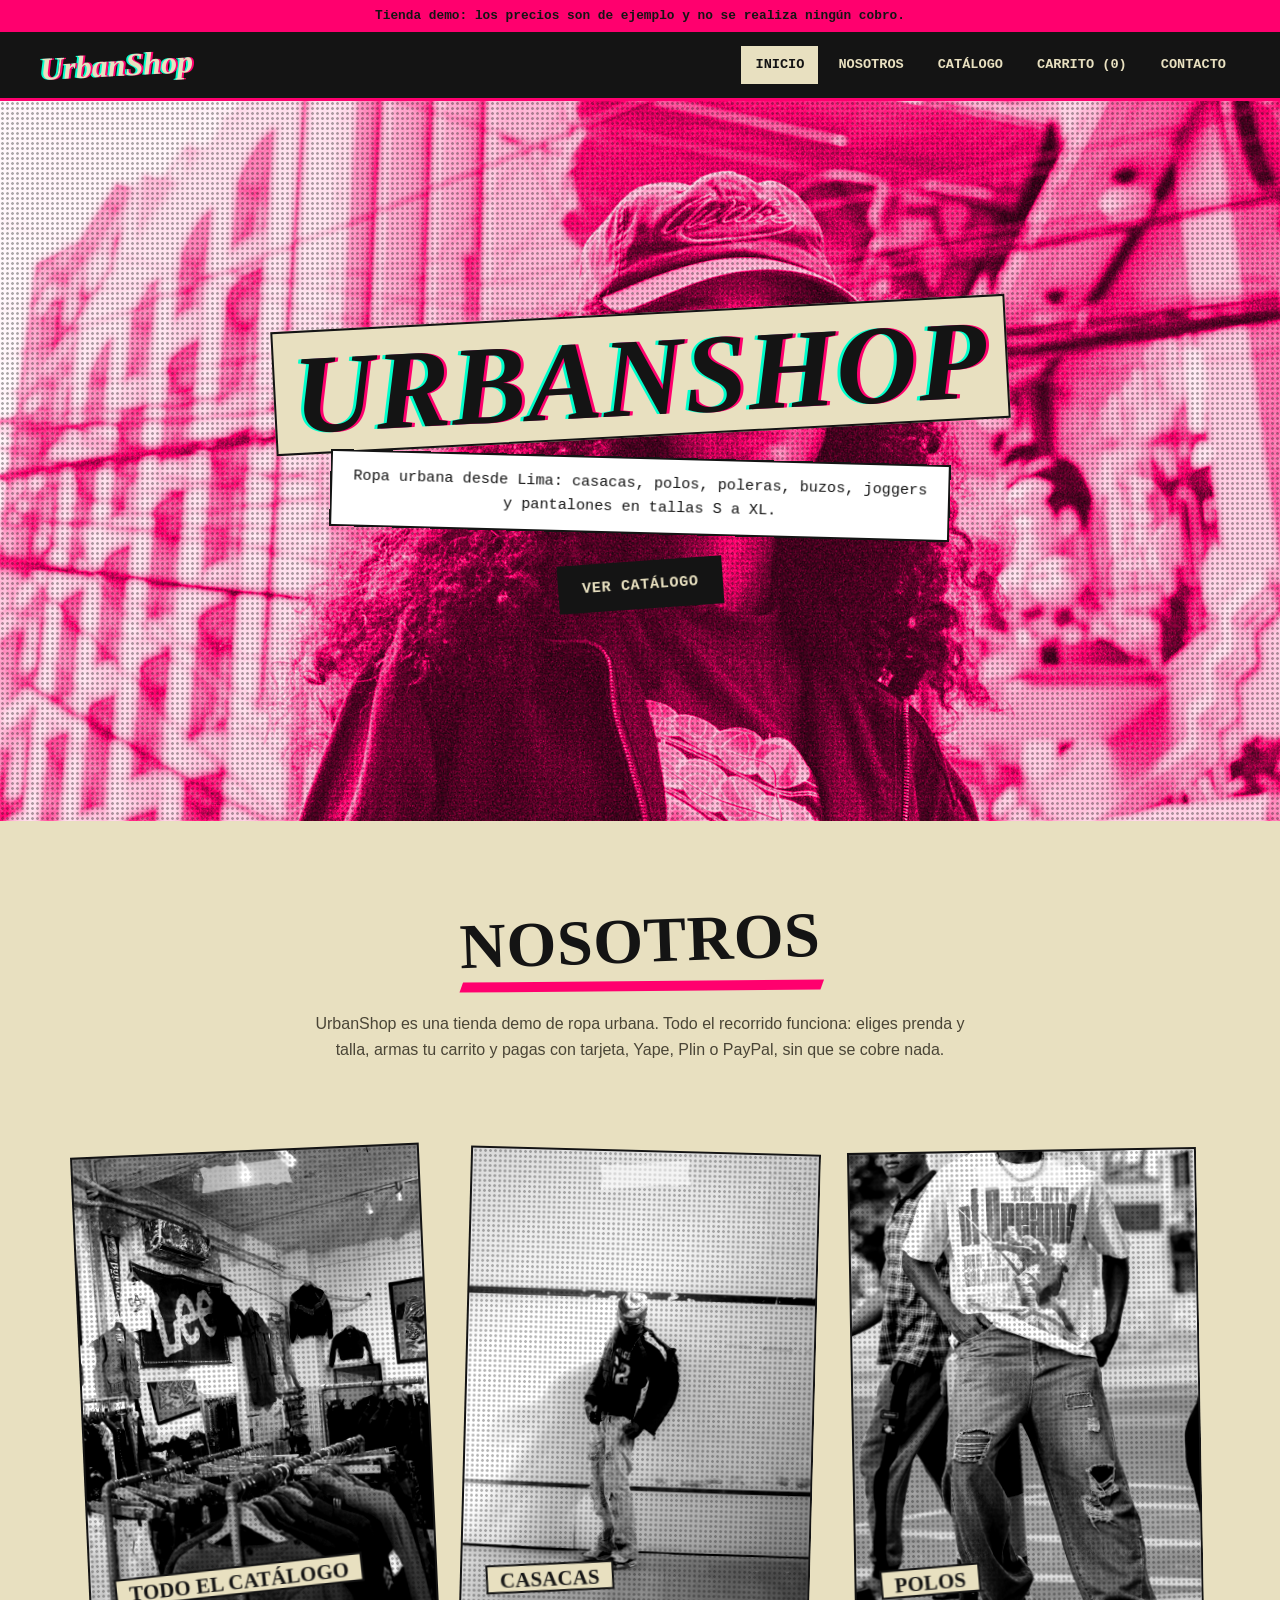
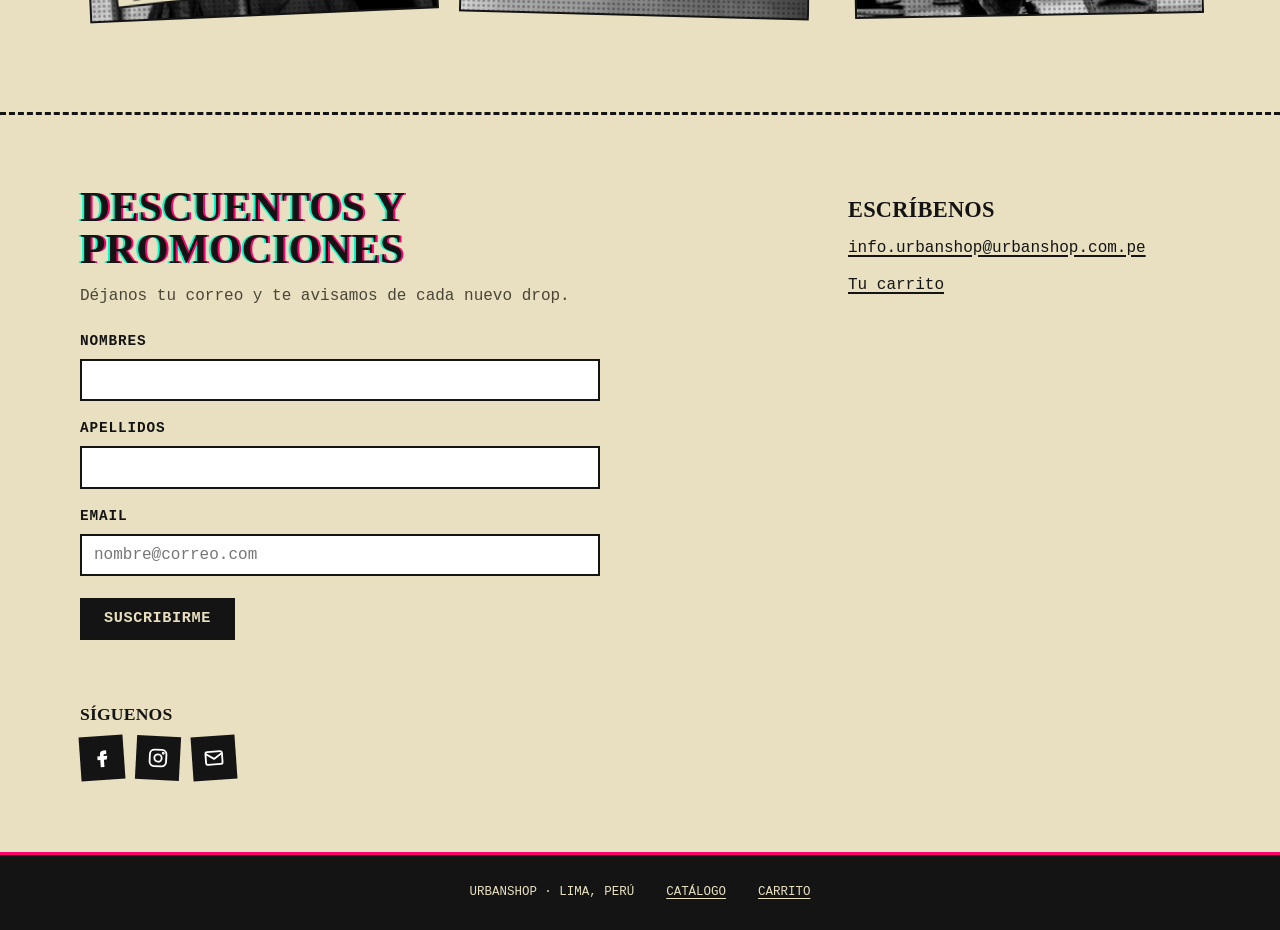
<file: index.html>
<!DOCTYPE html>
<html lang="es" dir="ltr">
  <head>
    <meta charset="utf-8">
    <meta name="viewport" content="width=device-width, initial-scale=1.0">
    <link rel="stylesheet" href="css/animation.css">
    <link rel="stylesheet" href="css/normalize.css">
    <link rel="stylesheet" href="css/mobile.css">
    <link rel="stylesheet" href="css/styles.css">
    <link rel="stylesheet" href="css/shop.css">
    <script src="js/store.js" defer></script>
    <title>UrbanShop — ropa urbana en Lima</title>
  </head>
  <body>
    <p class="demo-note">Tienda demo: los precios son de ejemplo y no se realiza ningún cobro.</p>
    <!--Aqui va el navbar-->
    <nav class="fadeInDown">
      <a href="index.html" class="logo">UrbanShop</a>
        <ul>
          <li><a href="index.html" class="option" aria-current="page">Inicio</a></li>
          <li><a href="#nosotros" class="option">Nosotros</a></li>
          <li><a href="catalog.html" class="option">Catálogo</a></li>
          <li><a href="venta.html" class="option">Carrito (<span data-cart-count>0</span>)</a></li>
          <li><a href="#contacto" class="option">Contacto</a></li>
        </ul>
    </nav>
    <main>
      <!--Aqui va el banner-->
      <section class="container-banner fadeIn">
        <article class="banner">
          <h1>UrbanShop</h1>
          <p>Ropa urbana desde Lima: casacas, polos, poleras, buzos, joggers y pantalones en tallas S a XL.</p>
          <a class="button" href="catalog.html">Ver catálogo</a>
        </article>
      </section>
      <!--Aqui va el contenido-->
      <section class="container-about" id="nosotros">
        <article class="about">
          <h2>Nosotros</h2>
          <p>UrbanShop es una tienda demo de ropa urbana. Todo el recorrido funciona: eliges prenda y talla, armas tu carrito y pagas con tarjeta, Yape, Plin o PayPal, sin que se cobre nada.</p>
        </article>
      </section>
      <!--Catalogo: accesos directos a categorías-->
      <section class="container-catalog" aria-label="Categorías destacadas">
        <a class="catalog fadeInUp" href="catalog.html">
          <img src="img/shop.jpg" alt="Percheros con ropa en una tienda" width="900" height="1200" loading="lazy">
          <h3>Todo el catálogo</h3>
        </a>
        <a class="catalog fadeInUp" href="catalog.html?categoria=Casacas">
          <img src="img/foto6.jpg" alt="Casaca acolchada roja con paneles negros" width="750" height="1000" loading="lazy">
          <h3>Casacas</h3>
        </a>
        <a class="catalog fadeInUp" href="catalog.html?categoria=Polos">
          <img src="img/foto2.jpg" alt="Polo crema con estampado gráfico rojo y celeste" width="750" height="1000" loading="lazy">
          <h3>Polos</h3>
        </a>
      </section>
      <!--Aqui va el formulario-->
      <section class="container-contact" id="contacto">
        <div class="contact-form">
          <form class="form newsletter-form">
            <h2>Descuentos y promociones</h2>
            <p class="form-sub">Déjanos tu correo y te avisamos de cada nuevo drop.</p>
            <label for="name">Nombres</label>
            <input type="text" id="name" name="name" autocomplete="given-name" required>
            <label for="lastname">Apellidos</label>
            <input type="text" id="lastname" name="lastname" autocomplete="family-name" required>
            <label for="email">Email</label>
            <input type="email" id="email" name="email" autocomplete="email" spellcheck="false" placeholder="nombre@correo.com" required>
            <button type="submit">Suscribirme</button>
            <p class="form-status" role="status" aria-live="polite"></p>
          </form>
          <div class="contact-social">
            <h3>Síguenos</h3>
            <a href="https://www.facebook.com/erkkigautier" class="social-facebook" aria-label="Facebook"></a>
            <a href="https://www.instagram.com/erkkigautier/" class="social-instagram" aria-label="Instagram"></a>
            <a href="mailto:info.urbanshop@urbanshop.com.pe" class="social-gmail" aria-label="Email"></a>
          </div>
        </div>
        <div class="contact-link1">
          <h3>Escríbenos</h3>
          <ul>
            <li><a href="mailto:info.urbanshop@urbanshop.com.pe">info.urbanshop@urbanshop.com.pe</a></li>
            <li><a href="venta.html">Tu carrito</a></li>
          </ul>
        </div>
      </section>
    </main>

    <!--Aqui va el pie de Pagina-->
    <footer>
      <div class="footer">
        <p>UrbanShop · Lima, Perú</p>
        <p><a href="catalog.html">Catálogo</a></p>
        <p><a href="venta.html">Carrito</a></p>
      </div>
    </footer>
  </body>
</html>
</file>
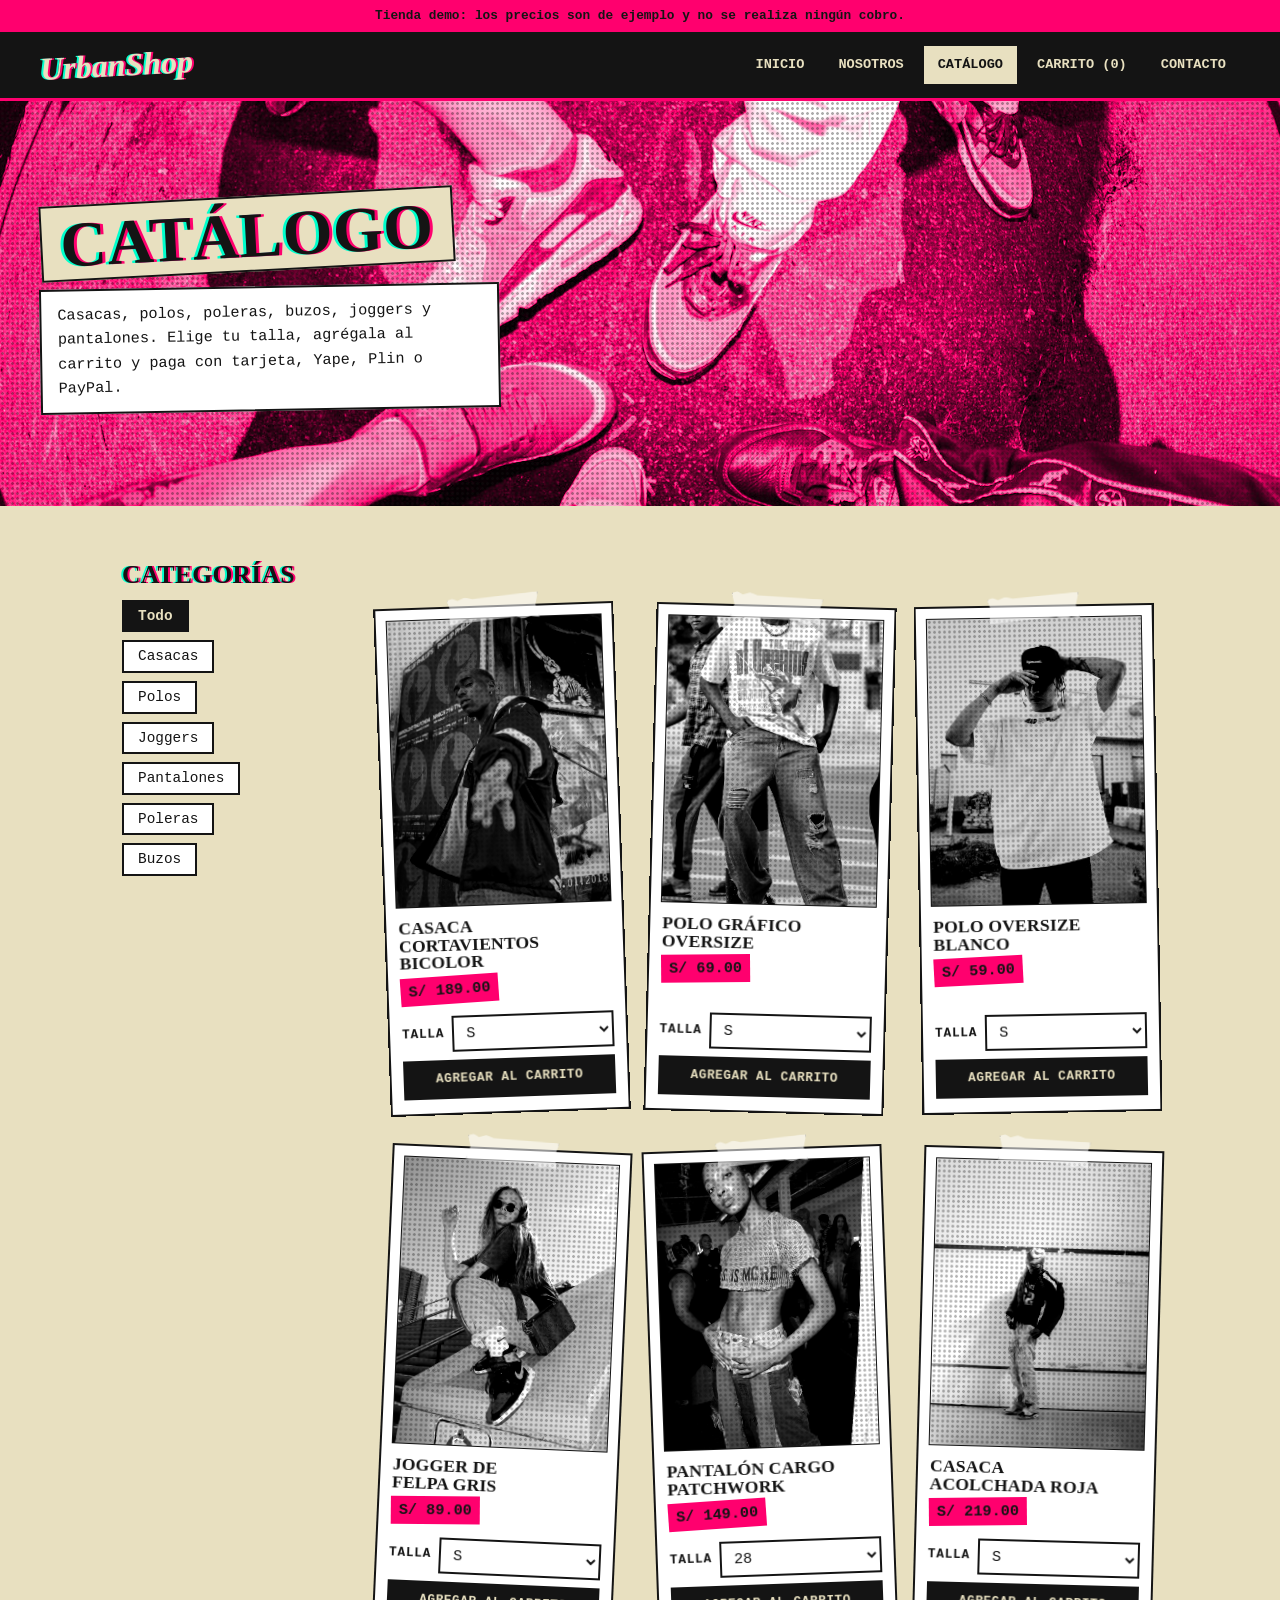
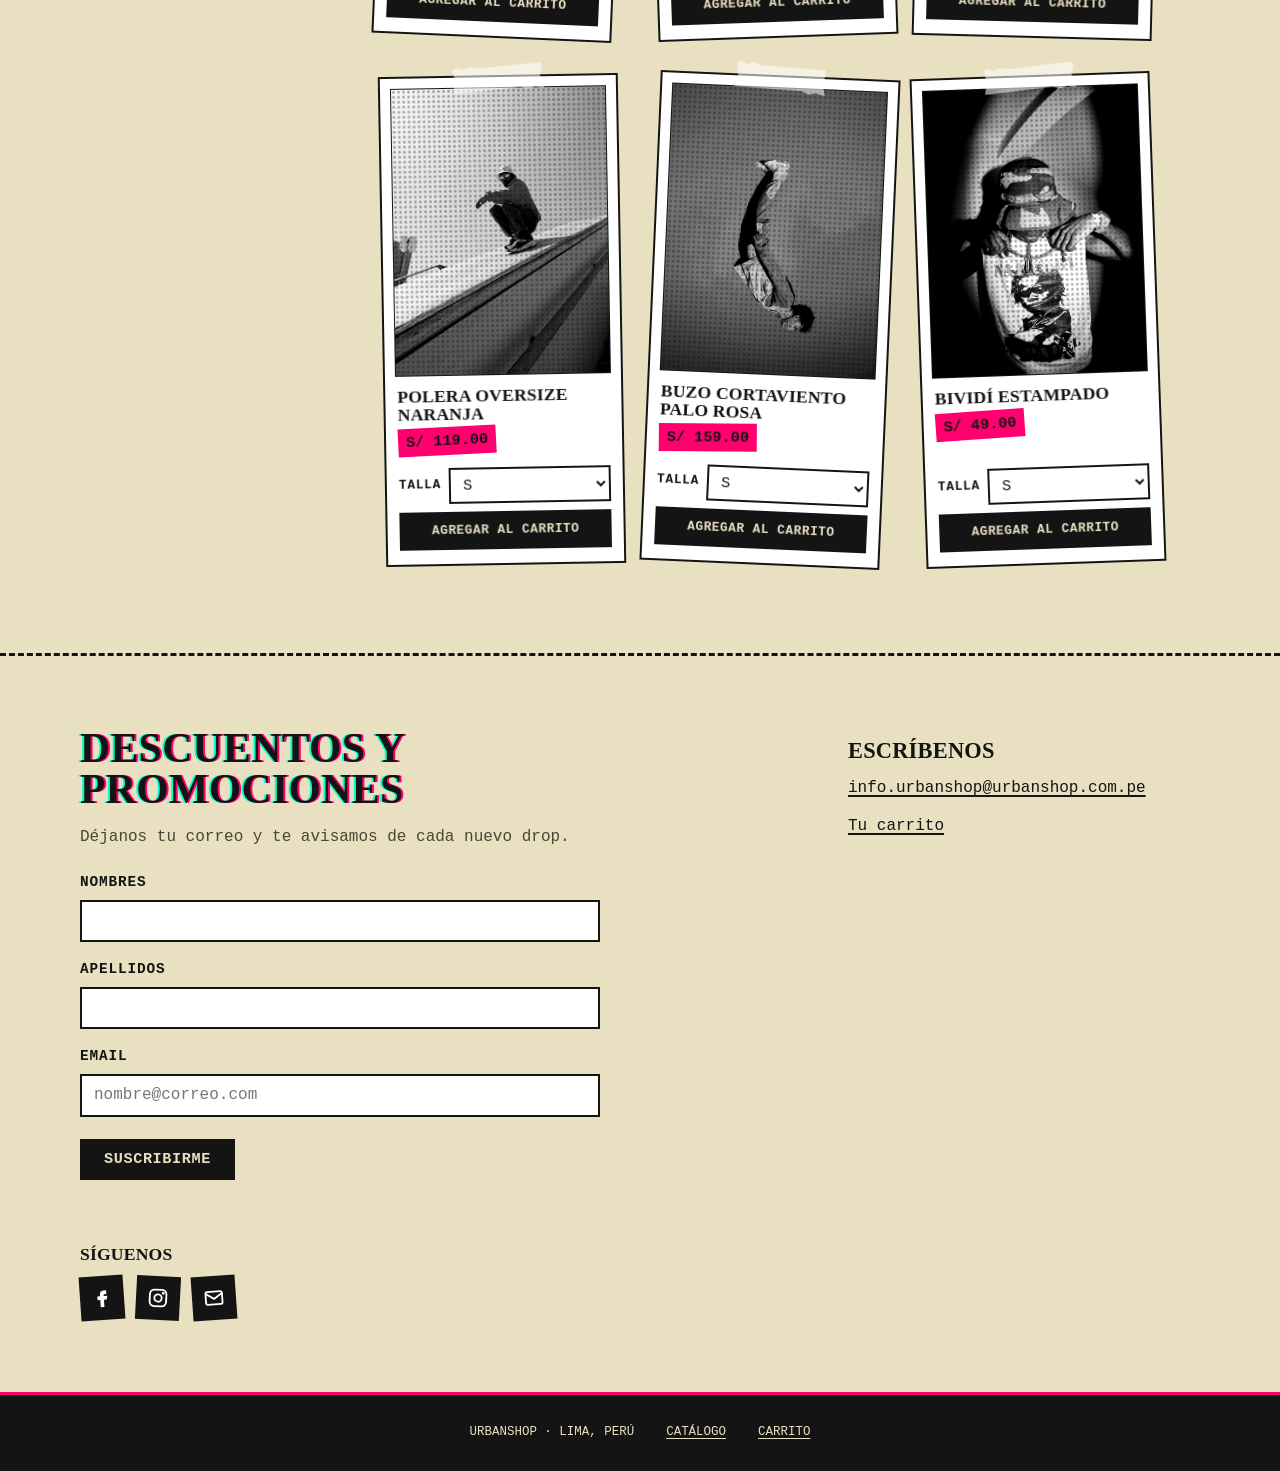
<file: catalog.html>
<!DOCTYPE html>
<html lang="es" dir="ltr">
  <head>
    <meta charset="utf-8">
    <meta name="viewport" content="width=device-width, initial-scale=1.0">
    <link rel="stylesheet" href="css/grid.css">
    <link rel="stylesheet" href="css/animation.css">
    <link rel="stylesheet" href="css/normalize.css">
    <link rel="stylesheet" href="css/mobile.css">
    <link rel="stylesheet" href="css/styles.css">
    <link rel="stylesheet" href="css/shop.css">
    <title>Catálogo — UrbanShop</title>
    <script src="js/store.js" defer></script>
    <script src="js/catalog.js" defer></script>
  </head>
  <body>
    <p class="demo-note">Tienda demo: los precios son de ejemplo y no se realiza ningún cobro.</p>
    <!--Aqui va el navbar-->
    <nav class="fadeInDown">
      <a href="index.html" class="logo">UrbanShop</a>
        <ul>
          <li><a href="index.html" class="option">Inicio</a></li>
          <li><a href="index.html#nosotros" class="option">Nosotros</a></li>
          <li><a href="catalog.html" class="option" aria-current="page">Catálogo</a></li>
          <li><a href="venta.html" class="option">Carrito (<span data-cart-count>0</span>)</a></li>
          <li><a href="index.html#contacto" class="option">Contacto</a></li>
        </ul>
    </nav>
    <!--Aqui va el banner-->
    <div class="banner-products">
      <article class="banner-text">
        <h1>Catálogo</h1>
        <p>Casacas, polos, poleras, buzos, joggers y pantalones. Elige tu talla, agrégala al carrito y paga con tarjeta, Yape, Plin o PayPal.</p>
      </article>
    </div>
    <main class="container-products">
      <div class="products-option">
        <h2>Categorías</h2>
        <ul id="category-filters"></ul>
      </div>
      <div>
        <p id="cart-status" class="cart-status" role="status" aria-live="polite"></p>
        <noscript><p class="cart-status">Activa JavaScript para ver el catálogo y comprar.</p></noscript>
        <div class="products-1" id="product-grid"></div>
      </div>
    </main>
    <!--Aqui va el formulario-->
    <section class="container-contact" id="contacto">
      <div class="contact-form">
        <form class="form newsletter-form">
          <h2>Descuentos y promociones</h2>
          <p class="form-sub">Déjanos tu correo y te avisamos de cada nuevo drop.</p>
          <label for="name">Nombres</label>
          <input type="text" id="name" name="name" autocomplete="given-name" required>
          <label for="lastname">Apellidos</label>
          <input type="text" id="lastname" name="lastname" autocomplete="family-name" required>
          <label for="email">Email</label>
          <input type="email" id="email" name="email" autocomplete="email" spellcheck="false" placeholder="nombre@correo.com" required>
          <button type="submit">Suscribirme</button>
          <p class="form-status" role="status" aria-live="polite"></p>
        </form>
        <div class="contact-social">
          <h3>Síguenos</h3>
          <a href="https://www.facebook.com/erkkigautier" class="social-facebook" aria-label="Facebook"></a>
          <a href="https://www.instagram.com/erkkigautier/" class="social-instagram" aria-label="Instagram"></a>
          <a href="mailto:info.urbanshop@urbanshop.com.pe" class="social-gmail" aria-label="Email"></a>
        </div>
      </div>
      <div class="contact-link1">
        <h3>Escríbenos</h3>
        <ul>
          <li><a href="mailto:info.urbanshop@urbanshop.com.pe">info.urbanshop@urbanshop.com.pe</a></li>
          <li><a href="venta.html">Tu carrito</a></li>
        </ul>
      </div>
    </section>

    <!--Aqui va el pie de Pagina-->
    <footer>
      <div class="footer">
        <p>UrbanShop · Lima, Perú</p>
        <p><a href="catalog.html">Catálogo</a></p>
        <p><a href="venta.html">Carrito</a></p>
      </div>
    </footer>
  </body>
</html>
</file>
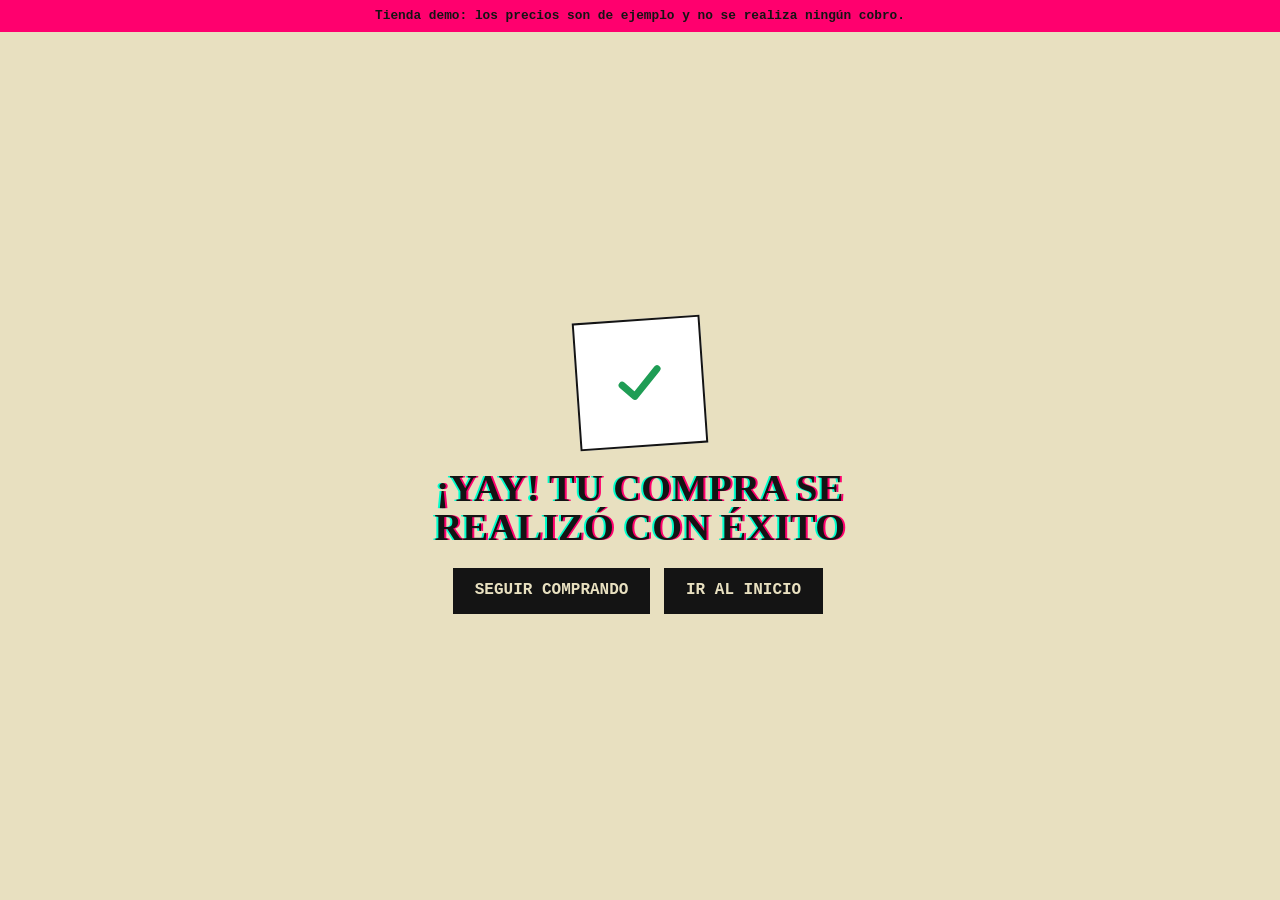
<file: confirmation.html>
<!DOCTYPE html>
<html lang="es" dir="ltr">
  <head>
    <meta charset="utf-8">
    <meta name="viewport" content="width=device-width, initial-scale=1.0">
    <link rel="stylesheet" href="css/paypal.css">
    <link rel="stylesheet" href="css/animation.css">
    <link rel="stylesheet" href="css/normalize.css">
    <link rel="stylesheet" href="css/mobile.css">
    <link rel="stylesheet" href="css/styles.css">
    <link rel="stylesheet" href="css/shop.css">
    <title>Compra confirmada — UrbanShop</title>
    <script src="js/store.js" defer></script>
    <script src="js/order.js" defer></script>
  </head>
  <body>
    <p class="demo-note">Tienda demo: los precios son de ejemplo y no se realiza ningún cobro.</p>
    <div class="container-paypal">
      <figure>
        <img src="img/check.svg" alt="">
      </figure>
      <h1>¡Yay! Tu compra se realizó con éxito</h1>
      <div id="order-details" class="order-details" hidden></div>
      <small><a href="catalog.html">Seguir comprando</a> <a href="index.html">Ir al inicio</a></small>
    </div>
  </body>
</html>
</file>
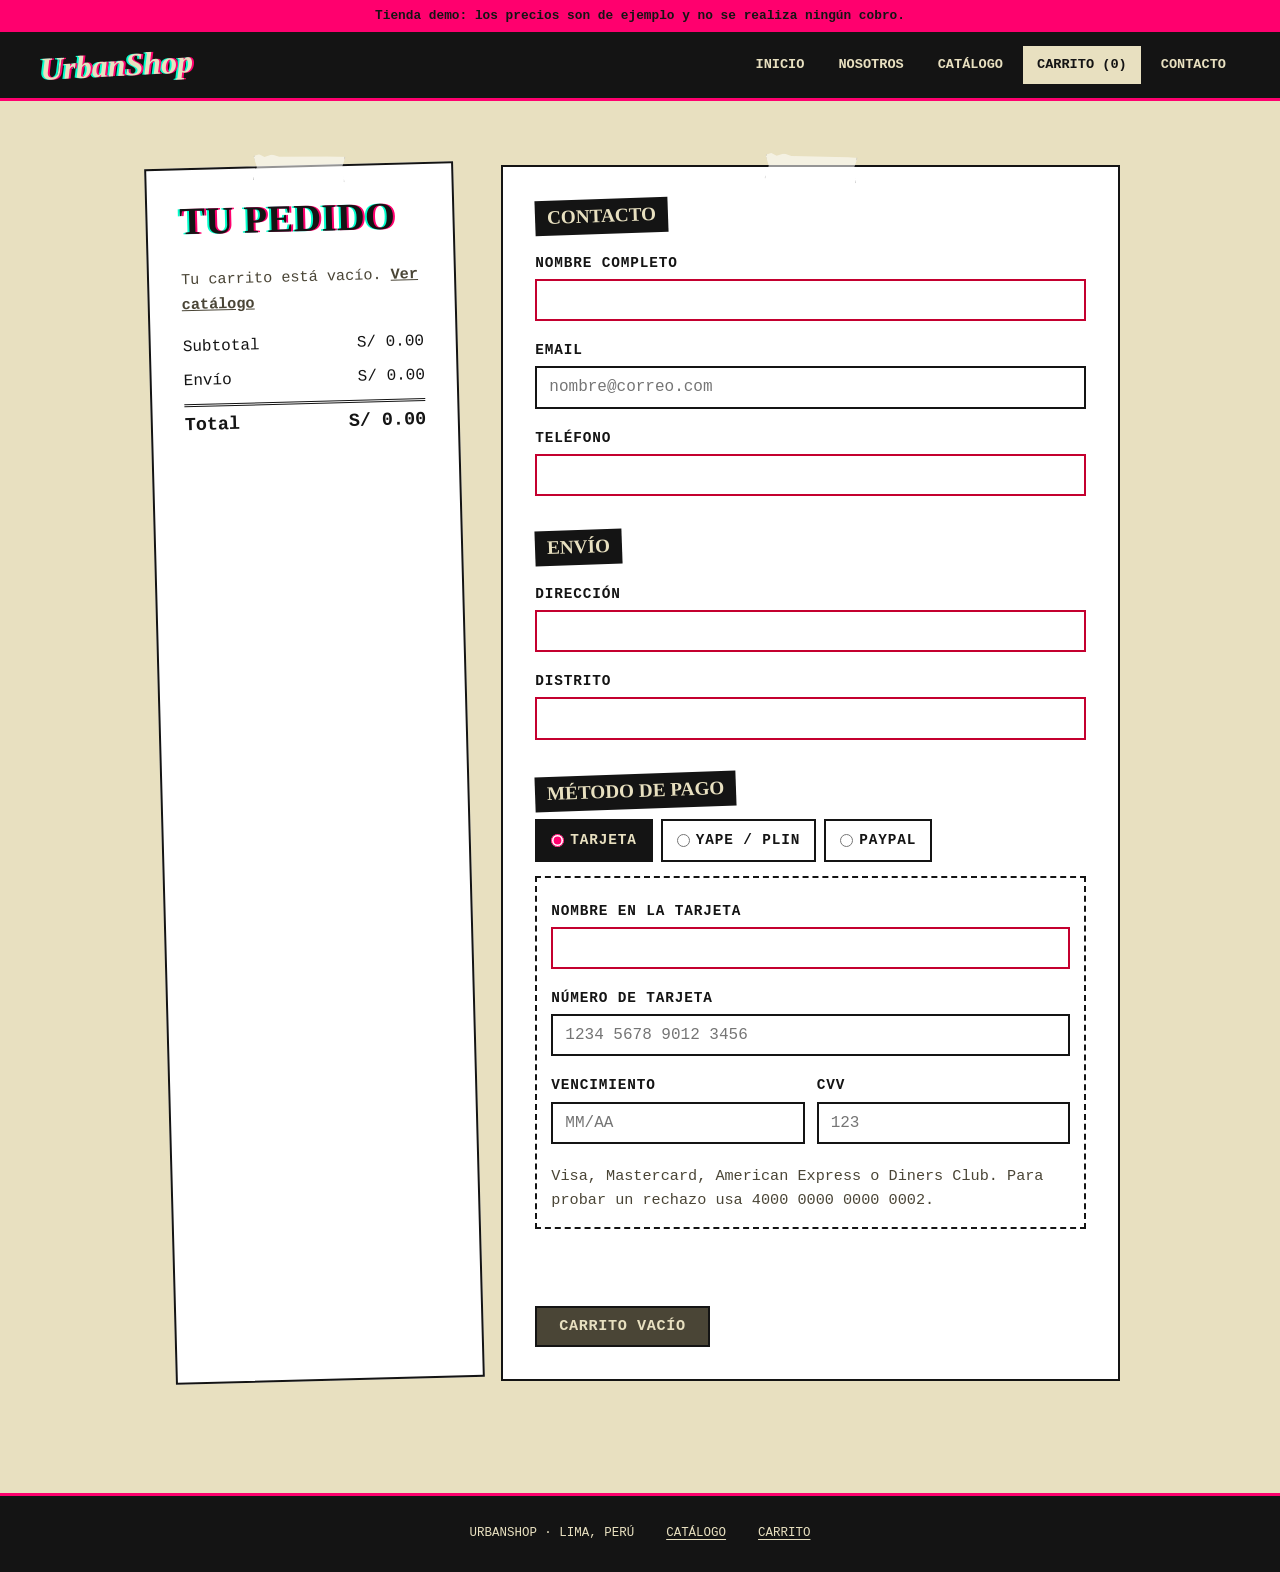
<file: venta.html>
<!DOCTYPE html>
<html lang="es">
  <head>
    <meta charset="utf-8">
    <meta name="viewport" content="width=device-width, initial-scale=1.0">
    <link rel="stylesheet" href="css/grid.css">
    <link rel="stylesheet" href="css/animation.css">
    <link rel="stylesheet" href="css/normalize.css">
    <link rel="stylesheet" href="css/mobile.css">
    <link rel="stylesheet" href="css/styles.css">
    <link rel="stylesheet" href="css/shop.css">
    <title>Carrito y pago — UrbanShop</title>
    <script src="js/store.js" defer></script>
    <script src="js/checkout.js" defer></script>
  </head>
  <body>
    <p class="demo-note">Tienda demo: los precios son de ejemplo y no se realiza ningún cobro.</p>
    <!--Aqui va el navbar-->
    <nav class="fadeInDown">
      <a href="index.html" class="logo">UrbanShop</a>
        <ul>
          <li><a href="index.html" class="option">Inicio</a></li>
          <li><a href="index.html#nosotros" class="option">Nosotros</a></li>
          <li><a href="catalog.html" class="option">Catálogo</a></li>
          <li><a href="venta.html" class="option" aria-current="page">Carrito (<span data-cart-count>0</span>)</a></li>
          <li><a href="index.html#contacto" class="option">Contacto</a></li>
        </ul>
    </nav>
    <!--Aqui va el carrito y el pago-->
    <main class="container-venta">
      <h1 class="visually-hidden">Carrito y pago</h1>
      <div class="row">
        <!-- Resumen del pedido -->
        <div class="col-4">
          <section class="modulo_pago order-summary" aria-labelledby="summary-title">
            <h2 id="summary-title">Tu pedido</h2>
            <ul id="cart-lines" class="cart-lines"></ul>
            <p id="cart-empty" class="cart-empty" hidden>Tu carrito está vacío. <a href="catalog.html">Ver catálogo</a></p>
            <dl class="totals">
              <div><dt>Subtotal</dt><dd id="sum-subtotal">S/ 0.00</dd></div>
              <div><dt>Envío</dt><dd id="sum-shipping">S/ 0.00</dd></div>
              <div class="totals-grand"><dt>Total</dt><dd id="sum-total">S/ 0.00</dd></div>
            </dl>
          </section>
        </div>
        <!-- Datos y método de pago -->
        <div class="col-8">
          <div class="modulo_pago">
            <form id="checkout-form" class="checkout-form" novalidate>
              <fieldset>
                <legend>Contacto</legend>
                <label for="buyer-name">Nombre completo</label>
                <input type="text" id="buyer-name" class="data" autocomplete="name" required>
                <label for="buyer-email">Email</label>
                <input type="email" id="buyer-email" class="data" autocomplete="email" spellcheck="false" placeholder="nombre@correo.com" required>
                <label for="buyer-phone">Teléfono</label>
                <input type="tel" id="buyer-phone" class="data" autocomplete="tel" pattern="[0-9 +()-]{7,20}" title="Solo números, espacios, +, ( ) y -" required>
              </fieldset>

              <fieldset>
                <legend>Envío</legend>
                <label for="ship-address">Dirección</label>
                <input type="text" id="ship-address" class="data" autocomplete="street-address" required>
                <label for="ship-district">Distrito</label>
                <input type="text" id="ship-district" class="data" autocomplete="address-level3" required>
              </fieldset>

              <fieldset class="pay-methods">
                <legend>Método de pago</legend>
                <div class="method-tabs">
                  <label class="method-tab"><input type="radio" name="method" value="card" checked> Tarjeta</label>
                  <label class="method-tab"><input type="radio" name="method" value="wallet"> Yape / Plin</label>
                  <label class="method-tab"><input type="radio" name="method" value="paypal"> PayPal</label>
                </div>

                <!-- Tarjeta: sin atributo name, estos datos nunca se envían -->
                <fieldset data-panel="card" class="method-panel">
                  <legend class="visually-hidden">Datos de la tarjeta</legend>
                  <label for="card-holder">Nombre en la tarjeta</label>
                  <input type="text" id="card-holder" class="data" autocomplete="cc-name" autocapitalize="characters" spellcheck="false" required>
                  <label for="card-number">Número de tarjeta <span id="card-brand" class="card-brand"></span></label>
                  <input type="text" id="card-number" class="data" inputmode="numeric" autocomplete="cc-number" maxlength="19" placeholder="1234 5678 9012 3456" required>
                  <div class="field-pair">
                    <div>
                      <label for="card-expiry">Vencimiento</label>
                      <input type="text" id="card-expiry" class="data" inputmode="numeric" autocomplete="cc-exp" maxlength="5" placeholder="MM/AA" required>
                    </div>
                    <div>
                      <label for="card-cvv">CVV</label>
                      <input type="text" id="card-cvv" class="data" inputmode="numeric" autocomplete="cc-csc" maxlength="3" placeholder="123" required>
                    </div>
                  </div>
                  <p class="hint">Visa, Mastercard, American Express o Diners Club. Para probar un rechazo usa 4000 0000 0000 0002.</p>
                </fieldset>

                <!-- Billeteras digitales -->
                <fieldset data-panel="wallet" class="method-panel" hidden disabled>
                  <legend class="visually-hidden">Billetera digital</legend>
                  <div class="wallet-choice">
                    <label><input type="radio" name="wallet" value="Yape" checked> Yape</label>
                    <label><input type="radio" name="wallet" value="Plin"> Plin</label>
                  </div>
                  <label for="wallet-phone">Celular registrado en la billetera</label>
                  <input type="tel" id="wallet-phone" class="data" inputmode="numeric" autocomplete="tel-national" maxlength="9" placeholder="9XXXXXXXX" required>
                  <p class="hint">En una tienda real recibirías la solicitud de pago en tu app para aprobarla.</p>
                </fieldset>

                <!-- PayPal -->
                <fieldset data-panel="paypal" class="method-panel" hidden disabled>
                  <legend class="visually-hidden">PayPal</legend>
                  <p class="hint">Al pagar, en una tienda real te llevaríamos a PayPal para iniciar sesión y aprobar el pago.</p>
                </fieldset>
              </fieldset>

              <p id="form-error" class="form-error" role="alert"></p>
              <button type="submit" id="pay-button" class="button pay-button">Pagar</button>
            </form>
          </div>
        </div>
      </div>
    </main>

    <!--Aqui va el pie de Pagina-->
    <footer>
      <div class="footer">
        <p>UrbanShop · Lima, Perú</p>
        <p><a href="catalog.html">Catálogo</a></p>
        <p><a href="venta.html">Carrito</a></p>
      </div>
    </footer>
  </body>
</html>
</file>
<file: css/animation.css>
/*
 * animation.css — UrbanShop
 * Animaciones de entrada usadas en las páginas:
 *   .fadeIn      (banner del home)
 *   .fadeInDown  (navbar)
 *   .fadeInUp    (tarjetas del catálogo)
 *   .popIn       (iconos de confirmación / error)
 */

@keyframes fadeIn {
  from { opacity: 0; }
  to   { opacity: 1; }
}

@keyframes fadeInDown {
  from { opacity: 0; transform: translate3d(0, -24px, 0); }
  to   { opacity: 1; transform: translate3d(0, 0, 0); }
}

@keyframes fadeInUp {
  from { opacity: 0; transform: translate3d(0, 32px, 0); }
  to   { opacity: 1; transform: translate3d(0, 0, 0); }
}

@keyframes popIn {
  0%   { opacity: 0; transform: scale(0.4); }
  70%  { opacity: 1; transform: scale(1.08); }
  100% { opacity: 1; transform: scale(1); }
}

.fadeIn {
  animation: fadeIn 1.2s steps(3, end) both;
}

.fadeInDown {
  animation: fadeInDown 0.7s steps(3, end) both;
}

.fadeInUp {
  animation: fadeInUp 0.8s steps(3, end) both;
}

/* Las tarjetas del catálogo aparecen una tras otra */
.fadeInUp:nth-child(2) { animation-delay: 0.15s; }
.fadeInUp:nth-child(3) { animation-delay: 0.3s; }

.popIn {
  animation: popIn 0.6s steps(3, end) both;
}

/* Respeta a quienes prefieren menos movimiento */
@media (prefers-reduced-motion: reduce) {
  .fadeIn,
  .fadeInDown,
  .fadeInUp,
  .popIn {
    animation: none;
  }
}
</file>
<file: css/mobile.css>
/*
 * mobile.css — UrbanShop
 * Layout base "mobile-first": así se ve todo en celular.
 * Se carga ANTES que styles.css, que añade el tema visual y el layout de escritorio
 * (dentro de @media (min-width: 768px)).
 */

/* ---------- Navbar ---------- */
nav {
  position: sticky;
  top: 0;
  z-index: 100;
  display: flex;
  flex-direction: column;
  align-items: center;
  gap: 4px;
  padding: 10px 0 6px;
}

/* En celular los enlaces van en una sola fila que se desliza de lado */
nav ul {
  display: flex;
  flex-wrap: nowrap;
  gap: 2px;
  max-width: 100%;
  overflow-x: auto;
  padding: 0 12px 4px;
  scrollbar-width: none;
}

nav ul::-webkit-scrollbar {
  display: none;
}

nav li {
  flex: 0 0 auto;
}

/* centra la fila cuando cabe completa, sin cortar el inicio cuando no cabe */
nav li:first-child { margin-left: auto; }
nav li:last-child  { margin-right: auto; }

nav .option {
  display: inline-block;
  padding: 6px 10px;
  white-space: nowrap;
}

/* ---------- Home: banner ---------- */
.container-banner {
  display: flex;
  align-items: center;
  justify-content: center;
  min-height: 70vh;
  padding: 48px 16px;
  text-align: center;
}

.container-banner p br,
.container-about p br,
.banner-text p br {
  display: none; /* en celular el texto fluye sin saltos forzados */
}

/* ---------- Home: About us ---------- */
.container-about {
  padding: 56px 16px;
  text-align: center;
}

/* ---------- Home: catálogo (Shop / Shoes / Accesory) ---------- */
.container-catalog {
  display: grid;
  grid-template-columns: minmax(0, 1fr);
  gap: 16px;
  padding: 0 16px 56px;
}

.catalog {
  position: relative;
  overflow: hidden;
  aspect-ratio: 4 / 3;
}

.catalog img {
  width: 100%;
  height: 100%;
  object-fit: cover;
}

.catalog h3 {
  position: absolute;
  left: 16px;
  bottom: 12px;
}

/* ---------- Contacto (home y catálogo) ---------- */
.container-contact {
  display: grid;
  grid-template-columns: minmax(0, 1fr);
  gap: 32px;
  padding: 48px 16px;
}

.contact-form .form {
  display: flex;
  flex-direction: column;
  gap: 6px;
}

.contact-form .form br,
.modulo_pago form br,
.contact-link1 br {
  display: none; /* el espaciado lo da el CSS, no los <br> */
}

.contact-form .form input {
  width: 100%;
  margin-bottom: 10px;
}

.contact-form .form button {
  align-self: flex-start;
  margin-top: 6px;
}

.contact-social {
  display: flex;
  flex-wrap: wrap;
  align-items: center;
  gap: 12px;
  margin-top: 32px;
}

.contact-social h3 {
  flex-basis: 100%;
}

.contact-link1 ul {
  display: flex;
  flex-direction: column;
  gap: 10px;
  margin-top: 12px;
}

/* ---------- Footer ---------- */
.footer {
  display: flex;
  flex-direction: column;
  align-items: center;
  gap: 10px;
  padding: 28px 16px;
  text-align: center;
}

/* ---------- Catálogo: banner ---------- */
.banner-products {
  display: flex;
  align-items: center;
  min-height: 40vh;
  padding: 48px 16px;
}

/* ---------- Catálogo: filtros + productos ---------- */
.container-products {
  display: grid;
  grid-template-columns: minmax(0, 1fr);
  gap: 24px;
  padding: 32px 16px 56px;
}

.products-option ul {
  display: flex;
  gap: 8px;
  overflow-x: auto;           /* categorías deslizables en celular */
  padding: 12px 0 8px;
  scrollbar-width: thin;
}

.products-option li {
  flex: 0 0 auto;
}

.products-option a {
  display: inline-block;
  padding: 6px 14px;
  white-space: nowrap;
}

.products-1 {
  display: grid;
  grid-template-columns: repeat(2, minmax(0, 1fr));
  gap: 14px;
}

.box-1 {
  display: flex;
  flex-direction: column;
  padding-bottom: 14px;
}

.box-1 figure {
  aspect-ratio: 3 / 4;
  overflow: hidden;
}

.box-1 img {
  width: 100%;
  height: 100%;
  object-fit: cover;
}

.box-1 h3,
.box-1 p {
  padding: 0 12px;
}

.box-1 h3 { margin-top: 12px; }
.box-1 p  { margin: 4px 0 12px; }

.box-1 button {
  margin: auto 12px 0;
  padding: 0;
}

.box-1 button a {
  display: block;
  padding: 10px 12px;
}

/* ---------- Venta ---------- */
.container-venta {
  max-width: 1040px;
  margin: 0 auto;
  padding: 32px 16px 56px;
}

.container-venta .row {
  margin: 0;
}

.container-venta [class^="col-"] {
  padding: 0;
}

.modulo_pago {
  height: 100%;
  padding: 20px;
}

.modulo_pago figure {
  aspect-ratio: 16 / 10;
  overflow: hidden;
  margin-bottom: 16px;
}

.modulo_pago img {
  width: 100%;
  height: 100%;
  object-fit: cover;
}

.modulo_pago form {
  display: flex;
  flex-direction: column;
  gap: 6px;
}

.modulo_pago .data {
  width: 100%;
  margin-bottom: 10px;
}

.modulo_pago .button {
  width: 100%;
  margin-top: 8px;
}
</file>
<file: css/styles.css>
/*
 * styles.css — UrbanShop
 * Tema visual "Lo-Fi zine" (colores, tipografía, botones, tarjetas) y layout de escritorio.
 * El layout para celular está en mobile.css.
 *
 * Dirección: fanzine fotocopiado. Papel amarillo, fuentes de sistema que chocan
 * (Times + Helvetica + Courier), elementos rotados fuera de la grilla, cinta adhesiva,
 * fotos en halftone y desfase de color tipo risografía.
 *
 * Gesto principal: las prendas son fotocopias pegadas con cinta a la pared.
 * Al pasar el mouse, la fotocopia se endereza y se "imprime" a color.
 *
 * Fuentes: solo de sistema, sin Google Fonts (no se envía la IP del visitante a terceros).
 */

:root {
  --paper: #e8e0c0;      /* papel amarillo, fondo de todo el sitio */
  --sheet: #ffffff;      /* hoja fotocopiada (tarjetas, formularios) */
  --ink: #141414;
  --muted: #4a4536;      /* texto secundario sobre papel */
  --line: #141414;
  --riso-pink: #ff006e;  /* tinta de acento */
  --riso-teal: #00ffcc;  /* solo para el desfase de color */
  --success: #1f7a45;
  --danger: #c4002f;

  --font-display: "Times New Roman", Times, serif;
  --font-body: Helvetica, Arial, sans-serif;
  --font-mono: "Courier New", Courier, monospace;

  --misregister: 3px 0 var(--riso-pink), -3px 0 var(--riso-teal);
  --misregister-sm: 2px 0 var(--riso-pink), -2px 0 var(--riso-teal);

  /* trama de puntos para las fotos */
  --halftone: radial-gradient(circle at center, rgba(20, 20, 20, 0.32) 1px, transparent 1.7px) 0 0 / 5px 5px;
  /* movimiento a saltos, como un flipbook: nada de transiciones suaves */
  --snap: 0.16s steps(2, end);
}

/* ---------- Base ---------- */
body {
  display: flex;
  flex-direction: column;
  min-height: 100vh;
  background: var(--paper);
  color: var(--ink);
  font-family: var(--font-body);
  font-size: 16px;
  line-height: 1.6;
}

h1, h2, h3 {
  font-family: var(--font-display);
  font-weight: 700;
  letter-spacing: 0.01em; /* MAYÚSCULAS: nunca tracking negativo */
  text-wrap: balance;
  line-height: 1;
  text-transform: uppercase;
}

h1 {
  font-size: clamp(2.2rem, 6vw, 4rem);
  text-shadow: var(--misregister);
}
h2 { font-size: clamp(1.6rem, 4vw, 2.4rem); }
h3 { font-size: 1.3rem; }
h4 { font-size: 1rem; font-weight: 700; }

a {
  color: inherit;
  text-decoration: none;
}

:focus-visible {
  outline: 3px solid var(--riso-pink);
  outline-offset: 2px;
}

/* Imagen que aún no existe: se ve un bloque de papel gris en lugar de un hueco */
img {
  background: #b9b39b;
  color: var(--muted);
  font-size: 0.85rem;
}

/* ---------- Botones y campos ---------- */
button,
.button {
  display: inline-block;
  border: 2px solid var(--ink);
  border-radius: 0;
  background: var(--ink);
  color: var(--paper);
  font-family: var(--font-mono);
  font-size: 0.95rem;
  font-weight: 700;
  letter-spacing: 0.04em;
  text-transform: uppercase;
  padding: 10px 22px;
  cursor: pointer;
  transition: transform var(--snap), background-color var(--snap), color var(--snap);
}

button:hover,
.button:hover {
  background: var(--riso-pink);
  color: var(--ink);
  transform: rotate(-2deg);
}

button:active,
.button:active {
  transform: rotate(-2deg) translate(2px, 2px);
}

button a {
  color: inherit;
}

input[type="text"],
input[type="email"],
input[type="tel"],
.data {
  border: 2px solid var(--ink);
  border-radius: 0;
  background: var(--sheet);
  color: var(--ink);
  font-family: var(--font-mono);
  font-size: 1rem;
  padding: 10px 12px;
}

input[type="text"]:focus,
input[type="email"]:focus,
input[type="tel"]:focus,
.data:focus {
  outline: 3px solid var(--riso-pink);
  outline-offset: 2px;
}

label {
  font-family: var(--font-mono);
  font-size: 0.9rem;
  font-weight: 700;
  text-transform: uppercase;
  letter-spacing: 0.06em;
}

/* ---------- Navbar ---------- */
nav {
  background: var(--ink);
  color: var(--paper);
  border-bottom: 3px solid var(--riso-pink);
}

nav .logo {
  display: inline-block;
  font-family: var(--font-display);
  font-size: 2rem;
  font-style: italic;
  font-weight: 700;
  line-height: 1;
  color: var(--paper);
  text-shadow: var(--misregister-sm);
  transform: rotate(-3deg);
}

nav .option {
  color: var(--paper);
  font-family: var(--font-mono);
  font-size: 0.85rem;
  font-weight: 700;
  text-transform: uppercase;
  transition: transform var(--snap), background-color var(--snap), color var(--snap);
}

nav .option:hover {
  background: var(--riso-pink);
  color: var(--ink);
  transform: rotate(-3deg);
}

/* ---------- Banners: foto en una sola tinta + trama de puntos ---------- */
.container-banner,
.banner-products {
  background-color: var(--riso-pink);
  background-blend-mode: normal, luminosity;
  color: var(--ink);
}

.container-banner {
  background-image: radial-gradient(circle at center, rgba(20, 20, 20, 0.35) 1px, transparent 1.7px),
    url("../img/banner-home.jpg");
  background-size: 5px 5px, cover;
  background-position: 0 0, center 35%;
  background-repeat: repeat, no-repeat;
}

.banner-products {
  background-image: radial-gradient(circle at center, rgba(20, 20, 20, 0.35) 1px, transparent 1.7px),
    url("../img/banner-catalogo.jpg");
  background-size: 5px 5px, cover;
  background-position: 0 0, center;
  background-repeat: repeat, no-repeat;
}

/* Títulos de banner: recortes de papel pegados encima de la foto */
.banner h1,
.banner-text h1 {
  display: inline-block;
  background: var(--paper);
  border: 2px solid var(--ink);
  padding: 6px 18px 2px;
  transform: rotate(-3deg);
}

.banner h1 {
  font-size: clamp(3rem, 11vw, 7rem);
  font-style: italic;
  margin-bottom: 20px;
}

.banner p,
.banner-text p {
  background: var(--sheet);
  border: 2px solid var(--ink);
  padding: 12px 16px;
  font-family: var(--font-mono);
  font-size: 0.95rem;
}

.banner p {
  max-width: 620px;
  margin: 0 auto;
  transform: rotate(1.5deg);
}

.banner .button {
  margin-top: 28px;
  transform: rotate(-4deg);
}

.banner .button:hover {
  background: var(--paper);
  transform: rotate(0deg);
}

/* ---------- Home: About us ---------- */
.about h2 {
  display: inline-block;
  margin-bottom: 20px;
  transform: rotate(-2deg);
}

/* subrayado hecho con marcador */
.about h2::after {
  content: "";
  display: block;
  height: 10px;
  margin-top: 8px;
  background: var(--riso-pink);
  transform: rotate(1.5deg) skewX(-20deg);
}

.about p {
  max-width: 680px;
  margin: 0 auto;
  color: var(--muted);
}

/* ---------- Cinta adhesiva (reutilizada en tarjetas) ---------- */
.catalog::before,
.box-1::before,
.modulo_pago::before {
  content: "";
  position: absolute;
  z-index: 3;
  left: 50%;
  width: 92px;
  height: 26px;
  background: rgba(255, 255, 255, 0.55);
  border-left: 1px dashed rgba(20, 20, 20, 0.25);
  border-right: 1px dashed rgba(20, 20, 20, 0.25);
  clip-path: polygon(0 8%, 6% 0, 12% 10%, 20% 0, 28% 8%, 100% 0, 96% 50%, 100% 100%, 90% 92%, 82% 100%, 74% 90%, 0 100%, 4% 50%);
  pointer-events: none;
}

/* ---------- Home: catálogo (Shop / Shoes / Accesory) ---------- */
.catalog {
  border: 2px solid var(--ink);
  background: var(--sheet);
  transition: rotate var(--snap), scale var(--snap);
}

/* "rotate" y "scale" sueltos (no transform) para no chocar con la animación fadeInUp */
.catalog:nth-child(1) { rotate: -2.5deg; }
.catalog:nth-child(2) { rotate: 1.5deg; }
.catalog:nth-child(3) { rotate: -1deg; }

.catalog::before {
  top: 10px;
  transform: translateX(-50%) rotate(-4deg);
}

.catalog img {
  filter: grayscale(1) contrast(1.35);
  transition: filter var(--snap);
}

/* trama de puntos encima de la foto */
.catalog::after {
  content: "";
  position: absolute;
  inset: 0;
  background: var(--halftone);
  mix-blend-mode: multiply;
  pointer-events: none;
  transition: opacity var(--snap);
}

.catalog h3 {
  z-index: 2;
  background: var(--paper);
  border: 2px solid var(--ink);
  padding: 4px 12px 0;
  color: var(--ink);
  transform: rotate(-4deg);
}

.catalog:hover {
  rotate: 0deg;
  scale: 1.02;
}

.catalog:hover img {
  filter: none;
}

.catalog:hover::after {
  opacity: 0;
}

/* ---------- Contacto ---------- */
.container-contact {
  border-top: 3px dashed var(--ink);
}

.contact-form h2 {
  font-size: clamp(1.8rem, 4vw, 2.6rem);
  text-shadow: var(--misregister-sm);
}

.contact-form .form-sub {
  font-family: var(--font-mono);
  font-size: 1rem;
  font-weight: 400;
  text-transform: none;
  letter-spacing: 0;
  color: var(--muted);
  margin: 8px 0 14px;
}

.contact-social h3 {
  font-size: 1.1rem;
}

.contact-social a {
  width: 44px;
  height: 44px;
  background-color: var(--ink);
  background-position: center;
  background-repeat: no-repeat;
  background-size: 22px;
  transition: transform var(--snap), background-color var(--snap);
}

.contact-social a:nth-of-type(odd)  { transform: rotate(-4deg); }
.contact-social a:nth-of-type(even) { transform: rotate(3deg); }

.contact-social a:hover {
  background-color: var(--riso-pink);
  transform: rotate(0deg);
}

.social-facebook {
  background-image: url("data:image/svg+xml,%3Csvg xmlns='http://www.w3.org/2000/svg' viewBox='0 0 24 24' fill='%23fff'%3E%3Cpath d='M14 8h3V4h-3c-2.8 0-4 1.8-4 4.3V10H7v4h3v8h4v-8h3l1-4h-4V8.6c0-.4.3-.6.6-.6z'/%3E%3C/svg%3E");
}

.social-instagram {
  background-image: url("data:image/svg+xml,%3Csvg xmlns='http://www.w3.org/2000/svg' viewBox='0 0 24 24' fill='none' stroke='%23fff' stroke-width='2'%3E%3Crect x='3' y='3' width='18' height='18' rx='5'/%3E%3Ccircle cx='12' cy='12' r='4'/%3E%3Ccircle cx='17.5' cy='6.5' r='0.6' fill='%23fff'/%3E%3C/svg%3E");
}

.social-gmail {
  background-image: url("data:image/svg+xml,%3Csvg xmlns='http://www.w3.org/2000/svg' viewBox='0 0 24 24' fill='none' stroke='%23fff' stroke-width='2' stroke-linejoin='round'%3E%3Crect x='3' y='5' width='18' height='14' rx='2'/%3E%3Cpath d='M3 7l9 6 9-6'/%3E%3C/svg%3E");
}

.contact-link1 h3 {
  font-family: var(--font-display);
  font-size: 1.4rem;
  font-weight: 700;
  text-transform: uppercase;
}

.contact-link1 small {
  font-size: 0.95rem;
}

.contact-link1 a {
  font-family: var(--font-mono);
  color: var(--ink);
  text-decoration: underline;
  text-decoration-thickness: 2px;
  text-underline-offset: 3px;
}

.contact-link1 a:hover {
  background: var(--riso-pink);
  text-decoration: none;
}

/* ---------- Footer ---------- */
footer {
  background: var(--ink);
  color: var(--paper);
  border-top: 3px solid var(--riso-pink);
}

.footer p {
  font-family: var(--font-mono);
  font-size: 0.78rem;
  font-weight: 400;
  text-transform: uppercase;
}

/* ---------- Catálogo: banner ---------- */
.banner-text h1 {
  margin-bottom: 14px;
}

.banner-text p {
  max-width: 460px;
  transform: rotate(-1deg);
}

/* ---------- Catálogo: filtros ---------- */
.products-option h2 {
  font-size: 1.6rem;
  text-shadow: var(--misregister-sm);
}

.products-option a {
  border: 2px solid var(--ink);
  background: var(--sheet);
  color: var(--ink);
  font-family: var(--font-mono);
  font-size: 0.9rem;
  transition: transform var(--snap), background-color var(--snap);
}

.products-option a:hover {
  background: var(--riso-pink);
  transform: rotate(-2deg);
}

/* ---------- Catálogo: tarjetas de producto (fotocopias con cinta) ---------- */
.box-1 {
  position: relative;
  border: 2px solid var(--ink);
  background: var(--sheet);
  transition: transform var(--snap);
}

.box-1:nth-child(4n + 1) { transform: rotate(-2deg); }
.box-1:nth-child(4n + 2) { transform: rotate(1.5deg); }
.box-1:nth-child(4n + 3) { transform: rotate(-1deg); }
.box-1:nth-child(4n + 4) { transform: rotate(2.5deg); }

.box-1::before {
  top: -12px;
  transform: translateX(-50%) rotate(-3deg);
}

.box-1:nth-child(even)::before {
  transform: translateX(-50%) rotate(4deg);
}

.box-1 figure {
  position: relative;
  margin: 10px 10px 0;
  border: 1px solid var(--ink);
}

.box-1 figure::after {
  content: "";
  position: absolute;
  inset: 0;
  background: var(--halftone);
  mix-blend-mode: multiply;
  pointer-events: none;
  transition: opacity var(--snap);
}

.box-1 img {
  filter: grayscale(1) contrast(1.35);
  transition: filter var(--snap);
}

.box-1:hover {
  z-index: 1;
  transform: rotate(0deg) scale(1.03);
}

.box-1:hover img {
  filter: none;
}

.box-1:hover figure::after {
  opacity: 0;
}

.box-1 h3 {
  font-family: var(--font-display);
  font-size: 1.1rem;
  text-transform: uppercase;
}

/* precio estampado con tinta rosada */
.box-1 p small {
  display: inline-block;
  background: var(--riso-pink);
  color: var(--ink);
  font-family: var(--font-mono);
  font-size: 0.95rem;
  font-weight: 700;
  padding: 2px 8px;
  transform: rotate(-2deg);
}

.box-1 button {
  font-size: 0.85rem;
}

/* ---------- Venta ---------- */
.modulo_pago {
  position: relative;
  border: 2px solid var(--ink);
  background: var(--sheet);
}

.modulo_pago::before {
  top: -12px;
  transform: translateX(-50%) rotate(3deg);
}

/* la hoja de producto va torcida; la del formulario recta, para que sea fácil de llenar */
.col-4 .modulo_pago {
  transform: rotate(-1.5deg);
}

.modulo_pago figure {
  position: relative;
  border: 1px solid var(--ink);
}

.modulo_pago figure::after {
  content: "";
  position: absolute;
  inset: 0;
  background: var(--halftone);
  mix-blend-mode: multiply;
  pointer-events: none;
}

.modulo_pago img {
  filter: grayscale(1) contrast(1.35);
}

.modulo_pago h2,
.modulo_pago h3 {
  margin-bottom: 8px;
  text-shadow: var(--misregister-sm);
}

.modulo_pago p {
  color: var(--muted);
  font-size: 0.95rem;
}

.modulo_pago .button {
  background: var(--riso-pink);
  color: var(--ink);
}

.modulo_pago .button:hover {
  background: var(--ink);
  color: var(--paper);
}

/* =====================================================
   Escritorio / tablet (≥ 768px)
   ===================================================== */
@media (min-width: 768px) {
  nav {
    flex-direction: row;
    justify-content: space-between;
    padding: 14px 40px;
  }

  nav ul {
    gap: 6px;
    padding: 0;
    overflow: visible;
  }

  nav .option {
    padding: 8px 14px;
  }

  .container-banner p br,
  .container-about p br,
  .banner-text p br {
    display: inline;
  }

  .container-banner {
    min-height: 80vh;
  }

  .container-about {
    padding: 88px 40px;
  }

  .container-catalog {
    grid-template-columns: repeat(3, 1fr);
    gap: 36px;
    max-width: 1200px;
    margin: 0 auto;
    padding: 0 40px 96px;
  }

  .catalog {
    aspect-ratio: 3 / 4;
  }

  .catalog h3 {
    left: 24px;
    bottom: 20px;
  }

  .container-contact {
    grid-template-columns: 2fr 1fr;
    gap: 64px;
    padding: 72px max(40px, calc((100% - 1120px) / 2));
  }

  .contact-form .form {
    max-width: 520px;
  }

  .contact-link1 {
    padding-top: 12px;
  }

  .footer {
    flex-direction: row;
    flex-wrap: wrap;
    justify-content: center;
    gap: 12px 32px;
    padding: 28px 40px;
  }

  .banner-products {
    min-height: 45vh;
    padding: 64px max(40px, calc((100% - 1200px) / 2));
  }

  .container-products {
    grid-template-columns: 220px 1fr;
    gap: 40px;
    max-width: 1280px;
    margin: 0 auto;
    padding: 56px 40px 88px;
  }

  .products-option {
    position: sticky;
    top: 96px;
    align-self: start;
  }

  .products-option ul {
    flex-direction: column;
    overflow: visible;
  }

  .products-option a {
    border: none;
    background: transparent;
    padding: 6px 12px;
  }

  .products-1 {
    grid-template-columns: repeat(auto-fill, minmax(220px, 1fr));
    gap: 36px 28px;
  }

  .container-venta {
    padding: 64px 40px 88px;
  }

  .container-venta .row {
    gap: 32px;
    flex-wrap: nowrap;
  }

  .container-venta .col-4,
  .container-venta .col-8 {
    flex: 1 1 0;
    max-width: none;
  }

  .container-venta .col-8 {
    flex-grow: 2;
  }

  .modulo_pago {
    padding: 32px;
  }

  .modulo_pago .button {
    width: auto;
    align-self: flex-start;
  }
}

/* El footer siempre queda al fondo, aunque la página tenga poco contenido */
footer {
  margin-top: auto;
}
</file>
<file: css/shop.css>
/*
 * shop.css — UrbanShop
 * Catálogo con carrito, checkout y recibo. Usa los tokens "Lo-Fi zine" de styles.css.
 * Se carga después de styles.css.
 */

/* ---------- Aviso de tienda demo ---------- */
.demo-note {
  margin: 0;
  padding: 6px 16px;
  background: var(--riso-pink);
  color: var(--ink);
  font-family: var(--font-mono);
  font-size: 0.8rem;
  font-weight: 700;
  text-align: center;
}

.visually-hidden {
  position: absolute;
  width: 1px;
  height: 1px;
  overflow: hidden;
  clip: rect(0 0 0 0);
  white-space: nowrap;
}

/* ---------- Catálogo: filtros por categoría ---------- */
.products-option button {
  display: inline-block;
  border: 2px solid var(--ink);
  background: var(--sheet);
  color: var(--ink);
  font-family: var(--font-mono);
  font-size: 0.9rem;
  font-weight: 400;
  text-transform: none;
  letter-spacing: 0;
  padding: 6px 14px;
  white-space: nowrap;
}

.products-option button:hover {
  background: var(--riso-pink);
  color: var(--ink);
  transform: rotate(-2deg);
}

.products-option button[aria-pressed="true"] {
  background: var(--ink);
  color: var(--paper);
  font-weight: 700;
}

.cart-status {
  min-height: 1.6em;
  margin: 0 0 18px;
  font-family: var(--font-mono);
  font-size: 0.95rem;
}

.cart-status a {
  background: var(--riso-pink);
  padding: 0 6px;
  font-weight: 700;
  text-decoration: underline;
}

/* ---------- Catálogo: tarjeta con talla y botón ---------- */
.add-form {
  display: flex;
  flex-wrap: wrap;
  align-items: center;
  gap: 8px;
  margin-top: auto;
  padding: 0 12px;
}

.add-form label {
  font-size: 0.8rem;
}

.add-form select {
  flex: 1 1 auto;
  min-width: 64px;
  border: 2px solid var(--ink);
  border-radius: 0;
  background: var(--sheet);
  color: var(--ink);
  font-family: var(--font-mono);
  font-size: 0.95rem;
  padding: 6px 8px;
}

.box-1 .add-to-cart {
  flex: 1 1 100%;
  margin: 0;
  padding: 10px 12px;
  font-size: 0.8rem;
}

/* ---------- Checkout: resumen tipo ticket ---------- */
.order-summary {
  font-family: var(--font-mono);
}

.cart-lines {
  display: flex;
  flex-direction: column;
  gap: 14px;
  margin: 14px 0;
  padding: 0;
  list-style: none;
}

.cart-line {
  display: grid;
  grid-template-columns: 56px 1fr auto;
  gap: 10px;
  align-items: start;
  padding-bottom: 14px;
  border-bottom: 2px dashed var(--ink);
}

.cart-line img {
  width: 56px;
  height: 72px;
  object-fit: cover;
  border: 1px solid var(--ink);
  filter: grayscale(1) contrast(1.35);
}

.cart-line-info {
  display: flex;
  flex-direction: column;
  gap: 2px;
  font-size: 0.85rem;
}

.cart-line-info strong {
  font-family: var(--font-display);
  font-size: 1rem;
  text-transform: uppercase;
}

.cart-line-qty {
  display: flex;
  align-items: center;
  gap: 8px;
  margin-top: 6px;
}

.cart-line-qty label {
  font-size: 0.75rem;
}

.cart-line-qty input {
  width: 3.4em;
  border: 2px solid var(--ink);
  border-radius: 0;
  background: var(--sheet);
  font-family: var(--font-mono);
  padding: 2px 4px;
}

.cart-line-total {
  font-weight: 700;
  white-space: nowrap;
}

/* botón que se ve como enlace (Quitar) */
.link-button,
.link-button:hover,
.link-button:active {
  border: none;
  background: none;
  color: var(--ink);
  padding: 0;
  font-size: 0.8rem;
  font-weight: 400;
  text-decoration: underline;
  text-transform: none;
  transform: none;
}

.link-button:hover {
  background: var(--riso-pink);
}

.cart-empty {
  margin: 14px 0;
}

.cart-empty a {
  text-decoration: underline;
  font-weight: 700;
}

.totals {
  margin: 0;
}

.totals div {
  display: flex;
  justify-content: space-between;
  padding: 4px 0;
}

.totals dd {
  margin: 0;
}

.totals-grand {
  margin-top: 6px;
  border-top: 3px double var(--ink);
  font-size: 1.15rem;
  font-weight: 700;
}

/* ---------- Checkout: formulario ---------- */
.checkout-form fieldset {
  margin: 0 0 18px;
  padding: 0;
  border: none;
  min-width: 0;
}

.checkout-form > fieldset > legend {
  display: inline-block;
  margin-bottom: 10px;
  background: var(--ink);
  color: var(--paper);
  font-family: var(--font-display);
  font-size: 1.2rem;
  font-weight: 700;
  text-transform: uppercase;
  padding: 2px 12px;
  transform: rotate(-2deg);
}

.checkout-form label {
  display: block;
  margin: 8px 0 4px;
}

.checkout-form .data {
  width: 100%;
}

.checkout-form .data:invalid:not(:placeholder-shown):not(:focus) {
  border-color: var(--danger);
}

.field-pair {
  display: grid;
  grid-template-columns: 1fr 1fr;
  gap: 12px;
}

.card-brand {
  margin-left: 6px;
  background: var(--riso-pink);
  padding: 0 6px;
}

.card-brand:empty {
  display: none;
}

.hint {
  margin: 10px 0 0;
  color: var(--muted);
  font-family: var(--font-mono);
  font-size: 0.8rem;
}

/* pestañas de método de pago: radios con aspecto de recorte */
.method-tabs {
  display: flex;
  flex-wrap: wrap;
  gap: 8px;
  margin-bottom: 14px;
}

.checkout-form .method-tab {
  display: inline-flex;
  align-items: center;
  gap: 6px;
  margin: 0;
  border: 2px solid var(--ink);
  background: var(--sheet);
  padding: 8px 14px;
  cursor: pointer;
  transition: transform var(--snap), background-color var(--snap);
}

.method-tab:hover {
  transform: rotate(-2deg);
}

.method-tab:has(input:checked) {
  background: var(--ink);
  color: var(--paper);
}

.method-tab:has(input:focus-visible) {
  outline: 3px solid var(--riso-pink);
  outline-offset: 2px;
}

.method-tab input {
  accent-color: var(--riso-pink);
}

.method-panel {
  border: 2px dashed var(--ink) !important;
  padding: 14px !important;
}

.wallet-choice {
  display: flex;
  gap: 18px;
}

.checkout-form .wallet-choice label {
  display: inline-flex;
  align-items: center;
  gap: 6px;
  margin: 0;
}

.form-error {
  min-height: 1.4em;
  margin: 0;
  color: var(--danger);
  font-family: var(--font-mono);
  font-weight: 700;
}

.pay-button:disabled {
  background: var(--muted);
  color: var(--paper);
  cursor: not-allowed;
  transform: none;
}

/* ---------- Confirmación / error: recibo ---------- */
.order-details {
  width: 100%;
  max-width: 420px;
}

.receipt {
  margin: 0;
  padding: 16px;
  list-style: none;
  border: 2px solid var(--ink);
  background: var(--sheet);
  font-family: var(--font-mono);
  font-size: 0.9rem;
  text-align: left;
  rotate: 1deg;
}

.receipt li {
  display: flex;
  justify-content: space-between;
  gap: 12px;
  padding: 4px 0;
  border-bottom: 1px dashed var(--ink);
}

.receipt li:last-child {
  border-bottom: none;
}

/* en las páginas de resultado el aviso demo ocupa espacio arriba */
.demo-note + .container-paypal,
.demo-note + .container-error {
  min-height: calc(100vh - 32px);
}

/* "hidden" debe ganar a los display:flex del layout (filtros del catálogo) */
[hidden] {
  display: none !important;
}

/* ---------- Detalles de oficio (guía Refero: craft-details) ---------- */

/* sin retraso de 300 ms al tocar en celular; resaltado de toque intencional */
a, button, label, select, input {
  touch-action: manipulation;
  -webkit-tap-highlight-color: rgba(255, 0, 110, 0.25);
}

/* los anclas (#nosotros, #contacto) no quedan tapados por el menú fijo */
[id] {
  scroll-margin-top: 110px;
}

.about h2 {
  font-size: clamp(2.2rem, 6vw, 4rem);
}

/* el menú marca la página actual */
nav .option[aria-current="page"] {
  background: var(--paper);
  color: var(--ink);
}

/* accesos del home: toda la foto es un enlace */
a.catalog {
  display: block;
  color: var(--ink);
}

.form-status {
  min-height: 1.4em;
  margin: 8px 0 0;
  font-family: var(--font-mono);
  font-size: 0.9rem;
  font-weight: 700;
}

.footer a {
  text-decoration: underline;
  text-underline-offset: 3px;
}

.footer a:hover {
  background: var(--riso-pink);
  color: var(--ink);
}

.footer p {
  margin: 0;
}
</file>
<file: css/grid.css>
/*
 * grid.css — UrbanShop
 * Grilla simple de 12 columnas con flexbox (.container, .row, .col-1 … .col-12).
 * En celular todas las columnas ocupan el 100%; desde 768px toman su ancho.
 */

.container {
  width: 100%;
  max-width: 1140px;
  margin: 0 auto;
  padding: 0 16px;
}

.row {
  display: flex;
  flex-wrap: wrap;
  margin: 0 -12px;
}

[class^="col-"],
[class*=" col-"] {
  flex: 0 0 100%;
  max-width: 100%;
  padding: 0 12px;
  margin-bottom: 24px;
}

@media (min-width: 768px) {
  .col-1  { flex: 0 0 8.3333%;  max-width: 8.3333%; }
  .col-2  { flex: 0 0 16.6667%; max-width: 16.6667%; }
  .col-3  { flex: 0 0 25%;      max-width: 25%; }
  .col-4  { flex: 0 0 33.3333%; max-width: 33.3333%; }
  .col-5  { flex: 0 0 41.6667%; max-width: 41.6667%; }
  .col-6  { flex: 0 0 50%;      max-width: 50%; }
  .col-7  { flex: 0 0 58.3333%; max-width: 58.3333%; }
  .col-8  { flex: 0 0 66.6667%; max-width: 66.6667%; }
  .col-9  { flex: 0 0 75%;      max-width: 75%; }
  .col-10 { flex: 0 0 83.3333%; max-width: 83.3333%; }
  .col-11 { flex: 0 0 91.6667%; max-width: 91.6667%; }
  .col-12 { flex: 0 0 100%;     max-width: 100%; }
}
</file>
<file: css/paypal.css>
/*
 * paypal.css — UrbanShop
 * Pantallas de resultado del pago, con el tema "Lo-Fi zine" de styles.css:
 *   .container-paypal → confirmation.html (compra exitosa)
 *   .container-error  → Error.html (compra fallida)
 */

.container-paypal,
.container-error {
  display: flex;
  flex-direction: column;
  align-items: center;
  justify-content: center;
  gap: 22px;
  min-height: 100vh;
  padding: 32px 16px;
  text-align: center;
}

/* el icono va en un recorte de papel cuadrado, torcido */
.container-paypal figure,
.container-error figure {
  display: grid;
  place-items: center;
  width: 128px;
  height: 128px;
  border: 2px solid var(--ink, #141414);
  animation: popIn 0.6s steps(3, end) both;
}

.container-paypal figure {
  background: var(--sheet, #fff);
  rotate: -4deg; /* "rotate" suelto: la animación popIn usa transform */
}

.container-error figure {
  background: var(--riso-pink, #ff006e);
  rotate: 4deg;
}

.container-paypal img,
.container-error img {
  width: 64px;
  height: 64px;
  background: none; /* sin el bloque gris de styles.css */
}

.container-paypal h1,
.container-error h1 {
  max-width: 520px;
  font-size: clamp(1.6rem, 5vw, 2.4rem);
  text-shadow: var(--misregister-sm, none);
  animation: fadeInUp 0.6s 0.2s steps(3, end) both;
}

.container-paypal h1 { color: var(--ink, #141414); }
.container-error h1  { color: var(--danger, #c4002f); }

.container-paypal small,
.container-error small {
  font-family: var(--font-mono, monospace);
  font-size: 1rem;
  color: var(--muted, #4a4536);
  animation: fadeIn 0.6s 0.4s steps(3, end) both;
}

.container-paypal small a,
.container-error small a {
  display: inline-block;
  margin-right: 4px;
  padding: 8px 20px;
  border: 2px solid var(--ink, #141414);
  background: var(--ink, #141414);
  color: var(--paper, #e8e0c0);
  font-weight: 700;
  text-transform: uppercase;
  text-decoration: none;
  transition: transform 0.16s steps(2, end), background-color 0.16s steps(2, end);
}

.container-paypal small a:hover,
.container-error small a:hover {
  background: var(--riso-pink, #ff006e);
  color: var(--ink, #141414);
  transform: rotate(-3deg);
}
</file>
